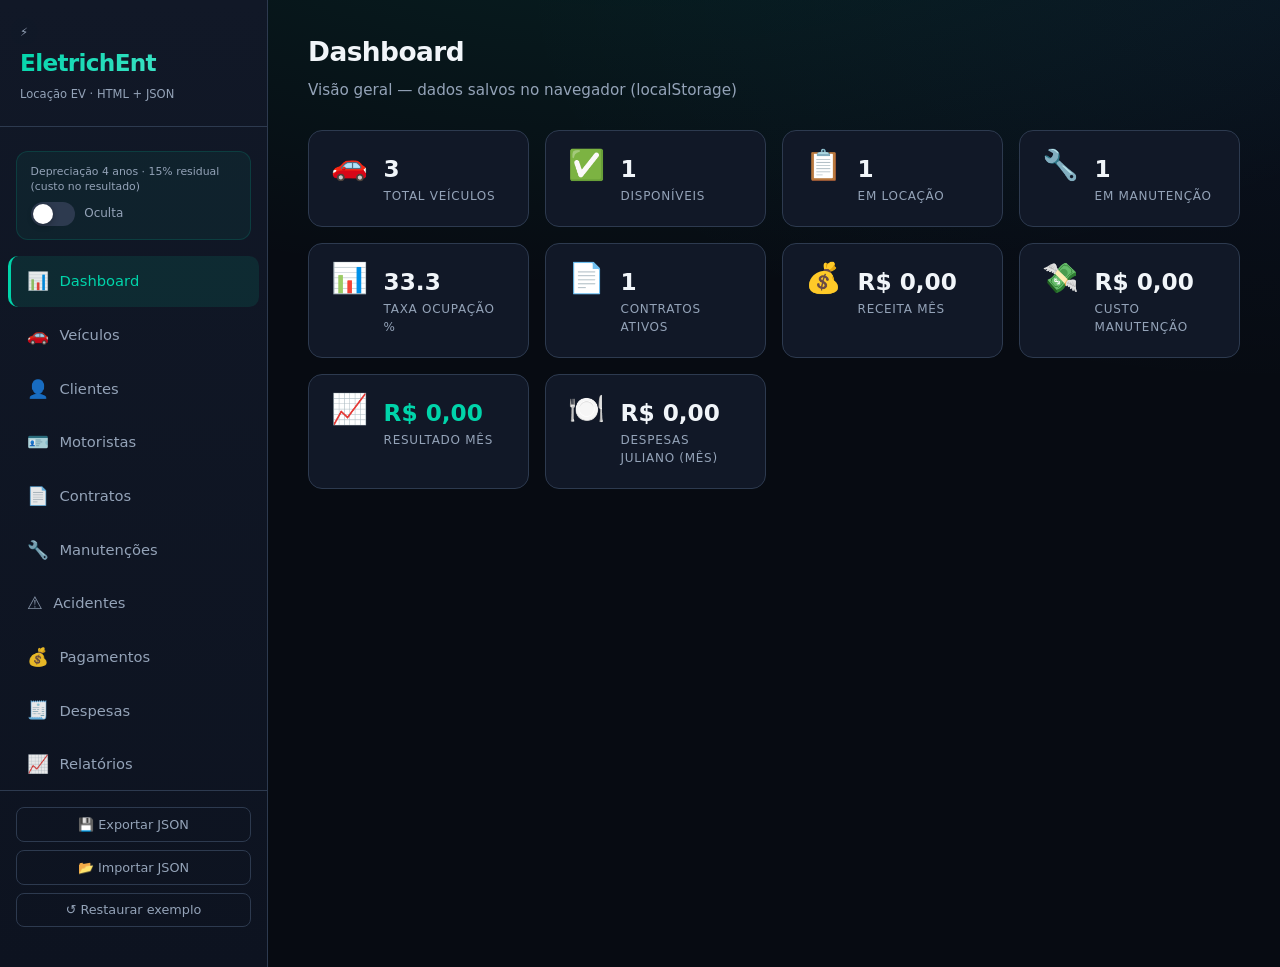
<file: index.html>
<!DOCTYPE html>
<html lang="pt-BR">
<head>
  <meta charset="UTF-8" />
  <meta name="viewport" content="width=device-width, initial-scale=1.0" />
  <title>EletrichEnt Locação — Veículos Elétricos</title>
  <style>
/* EletrichEnt Locação — tema escuro elegante */
:root {
  --bg: #070b12;
  --bg-card: #111827;
  --bg-elevated: #1a2234;
  --border: #2d3a4f;
  --text: #f1f5f9;
  --muted: #94a3b8;
  --accent: #00d4aa;
  --accent-dim: #00a884;
  --danger: #f87171;
  --warning: #fbbf24;
  --radius: 14px;
  --font: "Outfit", "Segoe UI", system-ui, sans-serif;
  --shadow: 0 25px 50px -12px rgba(0, 0, 0, 0.5);
}

* { box-sizing: border-box; margin: 0; padding: 0; }

body {
  font-family: var(--font);
  background: var(--bg);
  color: var(--text);
  min-height: 100vh;
  line-height: 1.55;
  background-image:
    radial-gradient(ellipse 80% 50% at 50% -20%, rgba(0, 212, 170, 0.12), transparent),
    radial-gradient(ellipse 60% 40% at 100% 0%, rgba(59, 130, 246, 0.06), transparent);
}

.app {
  display: flex;
  min-height: 100vh;
}

/* Sidebar */
.sidebar {
  width: 268px;
  flex-shrink: 0;
  background: linear-gradient(180deg, var(--bg-card) 0%, #0d1320 100%);
  border-right: 1px solid var(--border);
  padding: 1.5rem 0;
  display: flex;
  flex-direction: column;
}

.brand {
  padding: 0 1.25rem 1.25rem;
  border-bottom: 1px solid var(--border);
  margin-bottom: 0.75rem;
}

.brand-icon {
  font-size: 2rem;
  display: block;
  margin-bottom: 0.2rem;
  filter: drop-shadow(0 0 12px rgba(0, 212, 170, 0.4));
}

.brand h1 {
  font-size: 1.45rem;
  font-weight: 700;
  letter-spacing: -0.03em;
  background: linear-gradient(135deg, var(--accent), #5eead4);
  -webkit-background-clip: text;
  -webkit-text-fill-color: transparent;
  background-clip: text;
}

.brand span {
  font-size: 0.72rem;
  color: var(--muted);
  font-weight: 400;
}

.dep-toggle {
  margin: 0.75rem 1rem 1rem;
  padding: 0.85rem;
  background: rgba(0, 212, 170, 0.06);
  border: 1px solid rgba(0, 212, 170, 0.15);
  border-radius: 12px;
}

.dep-toggle small {
  display: block;
  font-size: 0.68rem;
  color: var(--muted);
  margin-bottom: 0.5rem;
  line-height: 1.3;
}

.toggle-row {
  display: flex;
  align-items: center;
  gap: 0.6rem;
}

.toggle {
  width: 44px;
  height: 24px;
  background: var(--border);
  border: none;
  border-radius: 12px;
  cursor: pointer;
  position: relative;
  transition: background 0.2s;
}

.toggle.on { background: var(--accent); }

.toggle-knob {
  position: absolute;
  width: 20px;
  height: 20px;
  background: #fff;
  border-radius: 50%;
  top: 2px;
  left: 2px;
  transition: transform 0.2s;
  box-shadow: 0 2px 6px rgba(0,0,0,0.3);
}

.toggle.on .toggle-knob { transform: translateX(20px); }

.toggle-label { font-size: 0.75rem; color: var(--muted); }
.toggle.on + .toggle-label { color: var(--accent); }

.nav {
  flex: 1;
  display: flex;
  flex-direction: column;
  gap: 0.15rem;
  padding: 0 0.5rem;
}

.nav a {
  display: flex;
  align-items: center;
  gap: 0.65rem;
  padding: 0.75rem 1rem;
  color: var(--muted);
  text-decoration: none;
  border-radius: 10px;
  font-size: 0.92rem;
  font-weight: 500;
  border-left: 3px solid transparent;
  transition: all 0.2s;
}

.nav a:hover {
  color: var(--text);
  background: rgba(255,255,255,0.04);
}

.nav a.active {
  color: var(--accent);
  background: rgba(0, 212, 170, 0.1);
  border-left-color: var(--accent);
}

.nav .ico { font-size: 1.1rem; opacity: 0.9; }

.sidebar-footer {
  padding: 1rem;
  border-top: 1px solid var(--border);
  padding-top: 1rem;
}

.btn-row {
  display: flex;
  flex-direction: column;
  gap: 0.5rem;
}

.btn-ghost {
  width: 100%;
  padding: 0.55rem 0.75rem;
  font-size: 0.8rem;
  border-radius: 8px;
  border: 1px solid var(--border);
  background: transparent;
  color: var(--muted);
  cursor: pointer;
  font-family: inherit;
  transition: all 0.2s;
}

.btn-ghost:hover {
  border-color: var(--accent);
  color: var(--accent);
}

/* Main */
.main {
  flex: 1;
  padding: 2rem 2.5rem;
  overflow-x: auto;
  max-width: 100%;
}

.page { display: none; animation: fadeIn 0.25s ease; }
.page.active { display: block; }

@keyframes fadeIn {
  from { opacity: 0; transform: translateY(6px); }
  to { opacity: 1; transform: none; }
}

.page-head {
  margin-bottom: 1.75rem;
  display: flex;
  justify-content: space-between;
  align-items: flex-start;
  gap: 1rem;
  flex-wrap: wrap;
}

.page-head h2 {
  font-size: 1.65rem;
  font-weight: 700;
  letter-spacing: -0.02em;
}

.page-head p {
  color: var(--muted);
  font-size: 0.95rem;
  margin-top: 0.35rem;
}

/* Cards grid */
.cards {
  display: grid;
  grid-template-columns: repeat(auto-fill, minmax(200px, 1fr));
  gap: 1rem;
}

.card {
  background: var(--bg-card);
  border: 1px solid var(--border);
  border-radius: var(--radius);
  padding: 1.25rem 1.35rem;
  display: flex;
  gap: 1rem;
  align-items: flex-start;
  transition: border-color 0.2s, box-shadow 0.2s;
}

.card:hover {
  border-color: rgba(0, 212, 170, 0.25);
  box-shadow: var(--shadow);
}

.card .ico { font-size: 1.85rem; line-height: 1; }
.card .val { font-size: 1.45rem; font-weight: 700; }
.card .lbl { font-size: 0.75rem; color: var(--muted); text-transform: uppercase; letter-spacing: 0.06em; }
.card.pos .val { color: var(--accent); }
.card.neg .val { color: var(--danger); }

/* Table */
.table-wrap {
  background: var(--bg-card);
  border: 1px solid var(--border);
  border-radius: var(--radius);
  overflow: hidden;
}

table.data {
  width: 100%;
  border-collapse: collapse;
}

.data th, .data td {
  padding: 0.85rem 1rem;
  text-align: left;
  border-bottom: 1px solid var(--border);
}

.data th {
  font-size: 0.72rem;
  text-transform: uppercase;
  letter-spacing: 0.08em;
  color: var(--muted);
  background: rgba(0,0,0,0.25);
}

.data tbody tr:hover {
  background: rgba(0, 212, 170, 0.03);
}

.data td .actions { white-space: nowrap; }
.data td .actions button + button { margin-left: 0.35rem; }

.badge {
  display: inline-block;
  padding: 0.2rem 0.55rem;
  border-radius: 6px;
  font-size: 0.72rem;
  font-weight: 600;
}

.badge-ok { background: rgba(0, 212, 170, 0.2); color: var(--accent); }
.badge-warn { background: rgba(251, 191, 36, 0.15); color: var(--warning); }
.badge-bad { background: rgba(248, 113, 113, 0.15); color: var(--danger); }

/* Buttons */
.btn {
  display: inline-flex;
  align-items: center;
  justify-content: center;
  gap: 0.4rem;
  padding: 0.65rem 1.2rem;
  font-size: 0.88rem;
  font-weight: 600;
  font-family: inherit;
  border-radius: 10px;
  border: none;
  cursor: pointer;
  transition: transform 0.15s, box-shadow 0.2s;
}

.btn:active { transform: scale(0.98); }

.btn-primary {
  background: linear-gradient(135deg, var(--accent), var(--accent-dim));
  color: #042f2a;
  box-shadow: 0 4px 14px rgba(0, 212, 170, 0.35);
}

.btn-primary:hover {
  box-shadow: 0 6px 20px rgba(0, 212, 170, 0.45);
}

.btn-sm {
  padding: 0.35rem 0.65rem;
  font-size: 0.78rem;
  border-radius: 8px;
}

.btn-secondary {
  background: var(--bg-elevated);
  color: var(--text);
  border: 1px solid var(--border);
}

.btn-secondary:hover { border-color: var(--accent); color: var(--accent); }

.btn-danger {
  background: rgba(248, 113, 113, 0.12);
  color: var(--danger);
  border: 1px solid rgba(248, 113, 113, 0.25);
}

/* Modal */
.modal-overlay {
  position: fixed;
  inset: 0;
  background: rgba(0, 0, 0, 0.7);
  backdrop-filter: blur(4px);
  display: flex;
  align-items: center;
  justify-content: center;
  z-index: 1000;
  padding: 1rem;
}

.modal {
  background: var(--bg-card);
  border: 1px solid var(--border);
  border-radius: var(--radius);
  max-width: 520px;
  width: 100%;
  max-height: 90vh;
  overflow-y: auto;
  box-shadow: var(--shadow);
}

.modal-head {
  display: flex;
  justify-content: space-between;
  align-items: center;
  padding: 1.1rem 1.25rem;
  border-bottom: 1px solid var(--border);
}

.modal-head h3 { font-size: 1.15rem; }

.modal-close {
  background: none;
  border: none;
  color: var(--muted);
  font-size: 1.5rem;
  cursor: pointer;
  line-height: 1;
}

.modal-close:hover { color: var(--text); }

.modal-body { padding: 1.25rem; }

.form-row {
  display: grid;
  grid-template-columns: 1fr 1fr;
  gap: 1rem;
}

.form-group {
  margin-bottom: 1rem;
}

.form-group label {
  display: block;
  font-size: 0.78rem;
  font-weight: 600;
  color: var(--muted);
  margin-bottom: 0.35rem;
  text-transform: uppercase;
  letter-spacing: 0.04em;
}

.form-group input,
.form-group select,
.form-group textarea {
  width: 100%;
  padding: 0.6rem 0.75rem;
  background: var(--bg);
  border: 1px solid var(--border);
  border-radius: 8px;
  color: var(--text);
  font-size: 0.95rem;
  font-family: inherit;
}

.form-group input:focus,
.form-group select:focus,
.form-group textarea:focus {
  outline: none;
  border-color: var(--accent);
  box-shadow: 0 0 0 3px rgba(0, 212, 170, 0.12);
}

.form-actions {
  display: flex;
  justify-content: flex-end;
  gap: 0.75rem;
  margin-top: 1.25rem;
  padding-top: 1rem;
  border-top: 1px solid var(--border);
}

.hint {
  font-size: 0.75rem;
  color: var(--muted);
  margin-bottom: 1rem;
  padding: 0.6rem 0.75rem;
  background: rgba(0, 212, 170, 0.1);
  border-radius: 8px;
  border-left: 3px solid var(--accent);
}

.tabs {
  display: flex;
  flex-wrap: wrap;
  gap: 0.45rem;
  margin-bottom: 1.25rem;
}

.tab {
  padding: 0.45rem 0.9rem;
  border-radius: 8px;
  border: 1px solid var(--border);
  background: transparent;
  color: var(--muted);
  font-family: inherit;
  font-size: 0.85rem;
  cursor: pointer;
  transition: all 0.2s;
}

.tab:hover { color: var(--text); border-color: var(--accent); }
.tab.on {
  background: rgba(0, 212, 170, 0.15);
  border-color: var(--accent);
  color: var(--accent);
}

.dre-block { max-width: 420px; }
.dre-row {
  display: flex;
  justify-content: space-between;
  padding: 0.75rem;
  background: rgba(0,0,0,0.2);
  border-radius: 8px;
  margin-bottom: 0.5rem;
}

.dre-row.total {
  font-weight: 700;
  font-size: 1.05rem;
  margin-top: 0.5rem;
}

.pos { color: var(--accent); }
.neg { color: var(--danger); }

.loading { text-align: center; padding: 3rem; color: var(--muted); }

@media (max-width: 900px) {
  .app { flex-direction: column; }
  .sidebar { width: 100%; flex-direction: row; flex-wrap: wrap; align-items: center; }
  .nav { flex-direction: row; flex-wrap: wrap; flex: 1; }
  .sidebar-footer { width: 100%; border-top: 1px solid var(--border); }
  .main { padding: 1.25rem; }
}

</style>
</head>
<body>
  <div class="app">
    <aside class="sidebar">
      <div class="brand">
        <span class="brand-icon">⚡</span>
        <h1>EletrichEnt</h1>
        <span>Locação EV · HTML + JSON</span>
      </div>

      <div class="dep-toggle">
        <small>Depreciação 4 anos · 15% residual (custo no resultado)</small>
        <div class="toggle-row">
          <button type="button" class="toggle" id="dep-toggle" aria-pressed="false">
            <span class="toggle-knob"></span>
          </button>
          <span class="toggle-label" id="dep-label">Oculta</span>
        </div>
      </div>

      <nav class="nav">
        <a href="#" data-page="dashboard" class="active"><span class="ico">📊</span> Dashboard</a>
        <a href="#" data-page="veiculos"><span class="ico">🚗</span> Veículos</a>
        <a href="#" data-page="clientes"><span class="ico">👤</span> Clientes</a>
        <a href="#" data-page="motoristas"><span class="ico">🪪</span> Motoristas</a>
        <a href="#" data-page="contratos"><span class="ico">📄</span> Contratos</a>
        <a href="#" data-page="manutencoes"><span class="ico">🔧</span> Manutenções</a>
        <a href="#" data-page="acidentes"><span class="ico">⚠️</span> Acidentes</a>
        <a href="#" data-page="pagamentos"><span class="ico">💰</span> Pagamentos</a>
        <a href="#" data-page="despesas"><span class="ico">🧾</span> Despesas</a>
        <a href="#" data-page="relatorios"><span class="ico">📈</span> Relatórios</a>
      </nav>

      <div class="sidebar-footer">
        <div class="btn-row">
          <button type="button" class="btn-ghost" id="btn-export">💾 Exportar JSON</button>
          <button type="button" class="btn-ghost" id="btn-import">📂 Importar JSON</button>
          <button type="button" class="btn-ghost" id="btn-reset">↺ Restaurar exemplo</button>
        </div>
        <input type="file" id="file-import" accept=".json,application/json" hidden />
      </div>
    </aside>

    <main class="main">
      <section id="page-dashboard" class="page active">
        <div class="page-head">
          <div>
            <h2>Dashboard</h2>
            <p>Visão geral — dados salvos no navegador (localStorage)</p>
          </div>
        </div>
        <div class="cards" id="dash-cards"></div>
      </section>

      <section id="page-veiculos" class="page">
        <div class="page-head">
          <div>
            <h2>Veículos</h2>
            <p>Frota elétrica</p>
          </div>
          <button type="button" class="btn btn-primary" id="btn-novo-veiculo">+ Novo veículo</button>
        </div>
        <div class="table-wrap">
          <table class="data" id="tbl-veiculos">
            <thead>
              <tr>
                <th>Placa</th>
                <th>Marca / Modelo</th>
                <th>Ano</th>
                <th>Autonomia</th>
                <th>Km</th>
                <th>Status</th>
                <th>—</th>
              </tr>
            </thead>
            <tbody></tbody>
          </table>
        </div>
      </section>

      <section id="page-clientes" class="page">
        <div class="page-head">
          <div>
            <h2>Clientes</h2>
            <p>PF e PJ</p>
          </div>
          <button type="button" class="btn btn-primary" id="btn-novo-cliente">+ Novo cliente</button>
        </div>
        <div class="table-wrap">
          <table class="data" id="tbl-clientes">
            <thead>
              <tr>
                <th>Nome</th>
                <th>Tipo</th>
                <th>CPF/CNPJ</th>
                <th>Contato</th>
                <th>—</th>
              </tr>
            </thead>
            <tbody></tbody>
          </table>
        </div>
      </section>

      <section id="page-motoristas" class="page">
        <div class="page-head">
          <div>
            <h2>Motoristas</h2>
            <p>Parceiros</p>
          </div>
          <button type="button" class="btn btn-primary" id="btn-novo-motorista">+ Novo motorista</button>
        </div>
        <div class="table-wrap">
          <table class="data" id="tbl-motoristas">
            <thead>
              <tr>
                <th>Nome</th>
                <th>CNH</th>
                <th>Viagens</th>
                <th>Índice acidentes</th>
                <th>—</th>
              </tr>
            </thead>
            <tbody></tbody>
          </table>
        </div>
      </section>

      <section id="page-contratos" class="page">
        <div class="page-head">
          <div>
            <h2>Contratos</h2>
            <p>Locações</p>
          </div>
          <button type="button" class="btn btn-primary" id="btn-novo-contrato">+ Novo contrato</button>
        </div>
        <div class="table-wrap">
          <table class="data" id="tbl-contratos">
            <thead>
              <tr>
                <th>Nº</th>
                <th>Cliente</th>
                <th>Veículo</th>
                <th>Valor</th>
                <th>Status</th>
                <th>—</th>
              </tr>
            </thead>
            <tbody></tbody>
          </table>
        </div>
      </section>

      <section id="page-manutencoes" class="page">
        <div class="page-head">
          <div>
            <h2>Manutenções</h2>
            <p>Preventivas e corretivas</p>
          </div>
          <button type="button" class="btn btn-primary" id="btn-nova-manut">+ Nova manutenção</button>
        </div>
        <div class="table-wrap">
          <table class="data" id="tbl-manutencoes">
            <thead>
              <tr>
                <th>Veículo</th>
                <th>Descrição</th>
                <th>Data</th>
                <th>Custo</th>
                <th>—</th>
              </tr>
            </thead>
            <tbody></tbody>
          </table>
        </div>
      </section>

      <section id="page-acidentes" class="page">
        <div class="page-head">
          <div>
            <h2>Acidentes</h2>
            <p>Ocorrências</p>
          </div>
          <button type="button" class="btn btn-primary" id="btn-novo-acidente">+ Registrar</button>
        </div>
        <div class="table-wrap">
          <table class="data" id="tbl-acidentes">
            <thead>
              <tr>
                <th>Data</th>
                <th>Veículo</th>
                <th>Descrição</th>
                <th>Custo</th>
                <th>—</th>
              </tr>
            </thead>
            <tbody></tbody>
          </table>
        </div>
      </section>

      <section id="page-pagamentos" class="page">
        <div class="page-head">
          <div>
            <h2>Pagamentos</h2>
            <p>Recebimentos</p>
          </div>
          <button type="button" class="btn btn-primary" id="btn-novo-pagamento">+ Novo pagamento</button>
        </div>
        <div class="table-wrap">
          <table class="data" id="tbl-pagamentos">
            <thead>
              <tr>
                <th>Contrato</th>
                <th>Valor</th>
                <th>Vencimento</th>
                <th>Status</th>
                <th>—</th>
              </tr>
            </thead>
            <tbody></tbody>
          </table>
        </div>
      </section>

      <section id="page-despesas" class="page">
        <div class="page-head">
          <div>
            <h2>Despesas</h2>
            <p>Lanches, refeições e outros — por unidade; apuração no cadastro do Juliano após envio</p>
          </div>
          <button type="button" class="btn btn-primary" id="btn-nova-despesa">+ Nova despesa</button>
        </div>
        <div id="juliano-apuracao"></div>
        <div class="table-wrap">
          <table class="data" id="tbl-despesas">
            <thead>
              <tr>
                <th>Data</th>
                <th>Unidade</th>
                <th>Categoria</th>
                <th>Valor</th>
                <th>Apuração</th>
                <th>Status</th>
                <th>—</th>
              </tr>
            </thead>
            <tbody></tbody>
          </table>
        </div>
      </section>

      <section id="page-relatorios" class="page">
        <div class="page-head">
          <div>
            <h2>Relatórios</h2>
            <p>Rentabilidade e DRE — respeitam o botão de depreciação</p>
          </div>
        </div>
        <div class="tabs">
          <button type="button" class="tab on" data-rel="rent">Rentabilidade por veículo</button>
          <button type="button" class="tab" data-rel="dre">DRE (mês atual)</button>
        </div>
        <div id="rel-content"></div>
      </section>
    </main>
  </div>

  <div id="modal" class="modal-overlay" style="display: none">
    <div class="modal">
      <div class="modal-head">
        <h3 id="modal-title">Título</h3>
        <button type="button" class="modal-close" id="modal-close">&times;</button>
      </div>
      <div class="modal-body" id="modal-body"></div>
    </div>
  </div>

  <script>
/**
 * Dados iniciais (JSON) — usados na primeira execução ou após reset
 */
window.ELETRICHENT_SEED = {
  veiculos: [
    { id: "v001", placa: "ABC1D23", marca: "BYD", modelo: "Dolphin", ano: 2024, cor: "Branco", categoria: "compacto", tipo: "elétrico", autonomiaKm: 427, quilometragem: 12500, valorAquisicao: 149990, dataAquisicao: "2024-01-15", status: "disponivel" },
    { id: "v002", placa: "XYZ9E87", marca: "BYD", modelo: "Yuan Plus", ano: 2024, cor: "Prata", categoria: "suv_compacto", tipo: "elétrico", autonomiaKm: 420, quilometragem: 8500, valorAquisicao: 229990, dataAquisicao: "2024-02-20", status: "em_locacao" },
    { id: "v003", placa: "DEF4G56", marca: "JAC", modelo: "E-J7", ano: 2024, cor: "Preto", categoria: "sedan", tipo: "elétrico", autonomiaKm: 450, quilometragem: 3200, valorAquisicao: 189990, dataAquisicao: "2024-03-01", status: "manutencao" }
  ],
  clientes: [
    { id: "c001", tipo: "pf", nome: "João Silva Santos", cpf: "123.456.789-00", email: "joao.silva@email.com", telefone: "(11) 98765-4321", scoreCredito: 750, limiteCredito: 5000, status: "ativo", endereco: { cidade: "São Paulo", uf: "SP" } },
    { id: "c002", tipo: "pj", nome: "Maria Oliveira", razaoSocial: "Transportes Rápidos LTDA", cnpj: "12.345.678/0001-90", email: "contato@transportesrapidos.com.br", telefone: "(11) 3456-7890", scoreCredito: 820, limiteCredito: 50000, status: "ativo", endereco: { cidade: "São Paulo", uf: "SP" } }
  ],
  motoristas: [
    { id: "m001", clienteId: "c001", nome: "João Silva Santos", cpf: "123.456.789-00", cnh: "12345678901", cnhCategoria: "B", cnhValidade: "2028-05-20", telefone: "(11) 98765-4321", email: "joao.silva@email.com", status: "ativo", totalViagens: 1250, totalAcidentes: 0, indiceAcidentes: 0, avaliacaoMedia: 4.8 },
    { id: "m002", clienteId: "c002", nome: "Carlos Eduardo Lima", cpf: "987.654.321-00", cnh: "98765432109", cnhCategoria: "B", cnhValidade: "2027-12-15", telefone: "(11) 99876-5432", email: "carlos.lima@email.com", status: "ativo", totalViagens: 890, totalAcidentes: 1, indiceAcidentes: 0.00112, avaliacaoMedia: 4.5 }
  ],
  contratos: [
    { id: "C001", numero: "2024/001", clienteId: "c001", motoristaId: "m001", veiculoId: "v002", tipoContrato: "mensal", plano: "km_livre", dataInicio: "2024-03-01", dataFim: "2024-03-31", valorDiario: 89.9, valorMensal: 2499, kmInicial: 8500, status: "ativo", formaPagamento: "boleto", diaVencimento: 10 }
  ],
  manutencoes: [
    { id: "man001", veiculoId: "v003", tipo: "preventiva", descricao: "Revisão 10.000 km", dataAgendada: "2024-03-15", dataRealizada: null, quilometragem: 10000, custoEstimado: 450, custoReal: null, status: "agendada" }
  ],
  acidentes: [
    { id: "acc001", veiculoId: "v002", motoristaId: "m002", contratoId: "C001", dataOcorrencia: "2024-02-15", hora: "14:30", local: "Av. Paulista", descricao: "Colisão traseira leve", gravidade: "leve", culpado: "terceiro", custoEstimado: 2500, valorSeguro: 2500, status: "resolvido" }
  ],
  pagamentos: [
    { id: "pag001", contratoId: "C001", tipo: "mensalidade", valor: 2499, dataVencimento: "2024-03-10", dataPagamento: "2024-03-09", formaPagamento: "pix", status: "pago", multa: 0, juros: 0 }
  ],
  funcionarios: [
    {
      id: "fn-juliano",
      nome: "Juliano",
      cargo: "Apuração de despesas (lanches / refeições)",
      observacoes: "As despesas com status Enviado são apuradas neste cadastro.",
      ativo: true
    }
  ],
  unidades: ["Unidade Matriz", "Unidade Zona Sul", "Unidade Centro"],
  despesas: [
    {
      id: "dsp001",
      data: "2024-03-10",
      valor: 85.0,
      categoria: "lanches",
      unidade: "Unidade Matriz",
      descricao: "Lanches equipe — exemplo",
      funcionarioId: "fn-juliano",
      status: "enviado"
    }
  ]
};

(function () {
  'use strict';

  const STORAGE_KEY = 'eletrichent_locacao_db';
  const STORAGE_KEY_LEGACY = 'highway_locacao_db';
  const DEP_KEY = 'eletrichent_depreciacao';
  const DEP_KEY_LEGACY = 'highway_depreciacao';

  const MESES_DEP = 48;
  const RESIDUAL = 0.15;

  function loadDb() {
    try {
      let raw = localStorage.getItem(STORAGE_KEY);
      if (!raw) raw = localStorage.getItem(STORAGE_KEY_LEGACY);
      if (raw) return JSON.parse(raw);
    } catch (e) {}
    return JSON.parse(JSON.stringify(window.ELETRICHENT_SEED));
  }

  function saveDb(db) {
    localStorage.setItem(STORAGE_KEY, JSON.stringify(db));
  }

  function depMensal(v) {
    const valor = v.valorAquisicao || 0;
    if (valor <= 0) return 0;
    return (valor * (1 - RESIDUAL)) / MESES_DEP;
  }

  function depMesTotal(veiculos, m, y) {
    return (veiculos || []).reduce((t, v) => {
      const da = v.dataAquisicao ? new Date(v.dataAquisicao) : new Date();
      const ini = new Date(da.getFullYear(), da.getMonth(), 1);
      const fim = new Date(ini);
      fim.setMonth(fim.getMonth() + MESES_DEP);
      const ref = new Date(y, m - 1, 1);
      if (ref >= ini && ref < fim) return t + depMensal(v);
      return t;
    }, 0);
  }

  function depTotalVeiculo(v) {
    const valor = v.valorAquisicao || 0;
    if (valor <= 0) return 0;
    const vd = (valor * (1 - RESIDUAL)) / MESES_DEP;
    const da = v.dataAquisicao ? new Date(v.dataAquisicao) : new Date();
    const hoje = new Date();
    let meses = (hoje.getFullYear() - da.getFullYear()) * 12 + (hoje.getMonth() - da.getMonth());
    meses = Math.max(0, Math.min(meses, MESES_DEP));
    return vd * meses;
  }

  function fmtMoney(n) {
    return new Intl.NumberFormat('pt-BR', { style: 'currency', currency: 'BRL' }).format(n || 0);
  }

  function fmtDate(d) {
    if (!d) return '—';
    return new Date(d).toLocaleDateString('pt-BR');
  }

  function uid(p) {
    return p + Date.now().toString(36) + Math.random().toString(36).slice(2, 6);
  }

  let db = loadDb();
  function ensureDbShape() {
    db.funcionarios = db.funcionarios || [];
    db.unidades = db.unidades || ['Unidade Matriz', 'Unidade Zona Sul', 'Unidade Centro'];
    db.despesas = db.despesas || [];
    if (!db.funcionarios.some((f) => f.id === 'fn-juliano')) {
      db.funcionarios.push({
        id: 'fn-juliano',
        nome: 'Juliano',
        cargo: 'Apuração de despesas (lanches / refeições)',
        observacoes: 'As despesas com status Enviado são apuradas neste cadastro.',
        ativo: true,
      });
    }
  }
  ensureDbShape();
  let depOn =
    localStorage.getItem(DEP_KEY) === 'true' ||
    localStorage.getItem(DEP_KEY_LEGACY) === 'true';

  function getDb() {
    return db;
  }

  function persist() {
    ensureDbShape();
    saveDb(db);
    renderAll();
  }

  // ---------- Modal ----------
  const modal = document.getElementById('modal');
  const modalTitle = document.getElementById('modal-title');
  const modalBody = document.getElementById('modal-body');

  function openModal(title, html) {
    modalTitle.textContent = title;
    modalBody.innerHTML = html;
    modal.classList.add('open');
    modal.style.display = 'flex';
    const mc = document.getElementById('modal-close');
    if (mc) mc.onclick = closeModal;
    modal.querySelectorAll('[data-close]').forEach((el) => el.addEventListener('click', closeModal));
  }

  function closeModal() {
    modal.style.display = 'none';
    modal.classList.remove('open');
  }

  modal.addEventListener('click', (e) => {
    if (e.target === modal) closeModal();
  });

  // ---------- Nav ----------
  function showPage(id) {
    document.querySelectorAll('.page').forEach((p) => p.classList.remove('active'));
    const el = document.getElementById('page-' + id);
    if (el) el.classList.add('active');
    document.querySelectorAll('.nav a').forEach((a) => {
      a.classList.toggle('active', a.dataset.page === id);
    });
    renderAll();
  }

  document.querySelectorAll('.nav a').forEach((a) => {
    a.addEventListener('click', (e) => {
      e.preventDefault();
      showPage(a.dataset.page);
    });
  });

  // ---------- Dep toggle ----------
  const toggleBtn = document.getElementById('dep-toggle');
  const toggleLabel = document.getElementById('dep-label');

  function syncDepToggle() {
    toggleBtn.classList.toggle('on', depOn);
    toggleLabel.textContent = depOn ? 'Incluída' : 'Oculta';
  }

  toggleBtn.addEventListener('click', () => {
    depOn = !depOn;
    localStorage.setItem(DEP_KEY, depOn ? 'true' : 'false');
    try {
      localStorage.removeItem(DEP_KEY_LEGACY);
    } catch (e) {}
    syncDepToggle();
    renderAll();
  });
  syncDepToggle();

  // ---------- Export / Import ----------
  document.getElementById('btn-export').addEventListener('click', () => {
    const blob = new Blob([JSON.stringify(db, null, 2)], { type: 'application/json' });
    const a = document.createElement('a');
    a.href = URL.createObjectURL(blob);
    a.download = 'eletrichent-backup-' + new Date().toISOString().slice(0, 10) + '.json';
    a.click();
    URL.revokeObjectURL(a.href);
  });

  document.getElementById('btn-import').addEventListener('click', () => {
    document.getElementById('file-import').click();
  });

  document.getElementById('file-import').addEventListener('change', (e) => {
    const f = e.target.files[0];
    if (!f) return;
    const r = new FileReader();
    r.onload = () => {
      try {
        const j = JSON.parse(r.result);
        if (!j.veiculos || !Array.isArray(j.veiculos)) throw new Error('JSON inválido');
        db = {
          veiculos: j.veiculos || [],
          clientes: j.clientes || [],
          motoristas: j.motoristas || [],
          contratos: j.contratos || [],
          manutencoes: j.manutencoes || [],
          acidentes: j.acidentes || [],
          pagamentos: j.pagamentos || [],
          funcionarios: j.funcionarios || [],
          unidades: j.unidades || [],
          despesas: j.despesas || [],
        };
        persist();
        alert('Backup importado com sucesso!');
      } catch (err) {
        alert('Erro: ' + err.message);
      }
      e.target.value = '';
    };
    r.readAsText(f);
  });

  document.getElementById('btn-reset').addEventListener('click', () => {
    if (!confirm('Restaurar dados de exemplo? Seus dados atuais serão perdidos.')) return;
    db = JSON.parse(JSON.stringify(window.ELETRICHENT_SEED));
    persist();
  });

  // ---------- Dashboard ----------
  function renderDashboard() {
    const v = db.veiculos || [];
    const c = db.contratos || [];
    const m = db.manutencoes || [];
    const p = db.pagamentos || [];
    const hoje = new Date();
    const receitaMes = p
      .filter((x) => {
        if (x.status !== 'pago' || !x.dataPagamento) return false;
        const d = new Date(x.dataPagamento);
        return d.getMonth() === hoje.getMonth() && d.getFullYear() === hoje.getFullYear();
      })
      .reduce((s, x) => s + (x.valor || 0), 0);
    const custoMan = m
      .filter((x) => {
        if (!x.dataRealizada) return false;
        const d = new Date(x.dataRealizada);
        return d.getMonth() === hoje.getMonth() && d.getFullYear() === hoje.getFullYear();
      })
      .reduce((s, x) => s + (x.custoReal || x.custoEstimado || 0), 0);
    const custoDep = depOn ? depMesTotal(v, hoje.getMonth() + 1, hoje.getFullYear()) : 0;
    const resultado = receitaMes - custoMan - custoDep;

    const cards = document.getElementById('dash-cards');
    let html = '';
    const items = [
      ['🚗', 'Total Veículos', v.length],
      ['✅', 'Disponíveis', v.filter((x) => x.status === 'disponivel').length],
      ['📋', 'Em Locação', v.filter((x) => x.status === 'em_locacao').length],
      ['🔧', 'Em Manutenção', v.filter((x) => x.status === 'manutencao').length],
      ['📊', 'Taxa Ocupação %', v.length ? ((v.filter((x) => x.status === 'em_locacao').length / v.length) * 100).toFixed(1) : '0'],
      ['📄', 'Contratos Ativos', c.filter((x) => x.status === 'ativo').length],
      ['💰', 'Receita Mês', fmtMoney(receitaMes)],
      ['💸', 'Custo Manutenção', fmtMoney(custoMan)],
    ];
    if (depOn && custoDep > 0) items.push(['📉', 'Custo Depreciação', fmtMoney(custoDep)]);
    items.push(['📈', 'Resultado Mês', fmtMoney(resultado)]);

    const julId = 'fn-juliano';
    const despesas = db.despesas || [];
    const hojeD = new Date();
    const despJulMes = despesas
      .filter(
        (d) =>
          d.funcionarioId === julId &&
          d.status === 'enviado' &&
          d.data &&
          (() => {
            const dt = new Date(d.data);
            return dt.getMonth() === hojeD.getMonth() && dt.getFullYear() === hojeD.getFullYear();
          })()
      )
      .reduce((s, d) => s + (d.valor || 0), 0);
    items.push(['🍽️', 'Despesas Juliano (mês)', fmtMoney(despJulMes)]);

    items.forEach(([ico, lbl, val]) => {
      const cls = lbl === 'Resultado Mês' ? (resultado >= 0 ? 'pos' : 'neg') : '';
      html += `<div class="card ${cls}"><span class="ico">${ico}</span><div><div class="val">${val}</div><div class="lbl">${lbl}</div></div></div>`;
    });
    cards.innerHTML = html;
  }

  // ---------- Tables ----------
  function renderVeiculos() {
    const tb = document.querySelector('#tbl-veiculos tbody');
    tb.innerHTML = (db.veiculos || [])
      .map(
        (x) => `
      <tr>
        <td><strong>${x.placa}</strong></td>
        <td>${x.marca} ${x.modelo}</td>
        <td>${x.ano}</td>
        <td>${x.autonomiaKm} km</td>
        <td>${(x.quilometragem || 0).toLocaleString('pt-BR')}</td>
        <td><span class="badge badge-${x.status === 'disponivel' ? 'ok' : x.status === 'manutencao' ? 'warn' : 'ok'}">${x.status}</span></td>
        <td class="actions">
          <button class="btn btn-sm btn-secondary" data-edit-v="${x.id}">Editar</button>
          <button class="btn btn-sm btn-danger" data-del-v="${x.id}">Excluir</button>
        </td>
      </tr>`
      )
      .join('');

    tb.querySelectorAll('[data-edit-v]').forEach((b) =>
      b.addEventListener('click', () => editVeiculo(b.dataset.editV))
    );
    tb.querySelectorAll('[data-del-v]').forEach((b) =>
      b.addEventListener('click', () => delVeiculo(b.dataset.delV))
    );
  }

  document.getElementById('btn-novo-veiculo').addEventListener('click', () => editVeiculo(null));

  function editVeiculo(id) {
    const x = id ? db.veiculos.find((v) => v.id === id) : {};
    openModal(id ? 'Editar Veículo' : 'Novo Veículo', formVeiculo(x, id));
    modalBody.querySelector('#f-veiculo').addEventListener('submit', (e) => {
      e.preventDefault();
      const fd = new FormData(e.target);
      const o = {
        placa: fd.get('placa'),
        marca: fd.get('marca'),
        modelo: fd.get('modelo'),
        ano: +fd.get('ano'),
        cor: fd.get('cor'),
        categoria: fd.get('categoria'),
        autonomiaKm: +fd.get('autonomiaKm'),
        quilometragem: +fd.get('quilometragem'),
        valorAquisicao: +fd.get('valorAquisicao'),
        dataAquisicao: fd.get('dataAquisicao'),
        status: fd.get('status'),
        tipo: 'elétrico',
      };
      if (id) {
        const i = db.veiculos.findIndex((v) => v.id === id);
        db.veiculos[i] = { ...db.veiculos[i], ...o };
      } else {
        o.id = uid('v');
        db.veiculos.push(o);
      }
      closeModal();
      persist();
    });
  }

  function formVeiculo(x, id) {
    return `
      <form id="f-veiculo">
        <div class="form-group"><label>Placa</label><input name="placa" required value="${x.placa || ''}" /></div>
        <div class="form-row">
          <div class="form-group"><label>Marca</label><input name="marca" required value="${x.marca || ''}" /></div>
          <div class="form-group"><label>Modelo</label><input name="modelo" required value="${x.modelo || ''}" /></div>
        </div>
        <div class="form-row">
          <div class="form-group"><label>Ano</label><input type="number" name="ano" value="${x.ano || new Date().getFullYear()}" /></div>
          <div class="form-group"><label>Cor</label><input name="cor" value="${x.cor || ''}" /></div>
        </div>
        <div class="form-row">
          <div class="form-group"><label>Autonomia (km)</label><input type="number" name="autonomiaKm" value="${x.autonomiaKm || 400}" /></div>
          <div class="form-group"><label>Quilometragem</label><input type="number" name="quilometragem" value="${x.quilometragem || 0}" /></div>
        </div>
        <div class="form-row">
          <div class="form-group"><label>Valor aquisição (R$)</label><input type="number" step="0.01" name="valorAquisicao" value="${x.valorAquisicao || 0}" /></div>
          <div class="form-group"><label>Data aquisição</label><input type="date" name="dataAquisicao" value="${x.dataAquisicao || new Date().toISOString().slice(0, 10)}" /></div>
        </div>
        <div class="form-group">
          <label>Status</label>
          <select name="status">
            <option value="disponivel" ${x.status === 'disponivel' ? 'selected' : ''}>Disponível</option>
            <option value="em_locacao" ${x.status === 'em_locacao' ? 'selected' : ''}>Em Locação</option>
            <option value="manutencao" ${x.status === 'manutencao' ? 'selected' : ''}>Manutenção</option>
          </select>
        </div>
        <div class="form-group"><label>Categoria</label><input name="categoria" value="${x.categoria || 'compacto'}" /></div>
        <div class="form-actions">
          <button type="button" class="btn btn-secondary" data-close>Cancelar</button>
          <button type="submit" class="btn btn-primary">Salvar</button>
        </div>
      </form>`;
  }

  function delVeiculo(id) {
    if (!confirm('Excluir veículo?')) return;
    db.veiculos = db.veiculos.filter((v) => v.id !== id);
    persist();
  }

  function renderClientes() {
    const tb = document.querySelector('#tbl-clientes tbody');
    tb.innerHTML = (db.clientes || [])
      .map(
        (x) => `
      <tr>
        <td><strong>${x.nome || x.razaoSocial}</strong></td>
        <td>${x.tipo === 'pf' ? 'PF' : 'PJ'}</td>
        <td>${x.cpf || x.cnpj || '—'}</td>
        <td>${x.telefone || x.email || '—'}</td>
        <td class="actions">
          <button class="btn btn-sm btn-secondary" data-edit-c="${x.id}">Editar</button>
          <button class="btn btn-sm btn-danger" data-del-c="${x.id}">Excluir</button>
        </td>
      </tr>`
      )
      .join('');
    tb.querySelectorAll('[data-edit-c]').forEach((b) => b.addEventListener('click', () => editCliente(b.dataset.editC)));
    tb.querySelectorAll('[data-del-c]').forEach((b) => b.addEventListener('click', () => delCliente(b.dataset.delC)));
  }

  document.getElementById('btn-novo-cliente').addEventListener('click', () => editCliente(null));

  function editCliente(id) {
    const x = id ? db.clientes.find((c) => c.id === id) : { tipo: 'pf', endereco: {} };
    openModal(id ? 'Editar Cliente' : 'Novo Cliente', formCliente(x, id));
    modalBody.querySelector('#f-cliente').addEventListener('submit', (e) => {
      e.preventDefault();
      const fd = new FormData(e.target);
      const o = {
        tipo: fd.get('tipo'),
        nome: fd.get('nome'),
        razaoSocial: fd.get('razaoSocial'),
        cpf: fd.get('cpf'),
        cnpj: fd.get('cnpj'),
        email: fd.get('email'),
        telefone: fd.get('telefone'),
        scoreCredito: +fd.get('scoreCredito'),
        limiteCredito: +fd.get('limiteCredito'),
        status: 'ativo',
        endereco: { cidade: fd.get('cidade'), uf: fd.get('uf') },
      };
      if (id) {
        const i = db.clientes.findIndex((c) => c.id === id);
        db.clientes[i] = { ...db.clientes[i], ...o };
      } else {
        o.id = uid('c');
        db.clientes.push(o);
      }
      closeModal();
      persist();
    });
  }

  function formCliente(x, id) {
    return `
      <form id="f-cliente">
        <div class="form-group">
          <label>Tipo</label>
          <select name="tipo" id="tipo-cli">
            <option value="pf" ${x.tipo === 'pf' ? 'selected' : ''}>Pessoa Física</option>
            <option value="pj" ${x.tipo === 'pj' ? 'selected' : ''}>Pessoa Jurídica</option>
          </select>
        </div>
        <div class="form-group"><label>Nome / Razão Social</label><input name="nome" value="${x.nome || ''}" /></div>
        <div class="form-group"><label>Razão Social (PJ)</label><input name="razaoSocial" value="${x.razaoSocial || ''}" /></div>
        <div class="form-row">
          <div class="form-group"><label>CPF</label><input name="cpf" value="${x.cpf || ''}" /></div>
          <div class="form-group"><label>CNPJ</label><input name="cnpj" value="${x.cnpj || ''}" /></div>
        </div>
        <div class="form-row">
          <div class="form-group"><label>Email</label><input name="email" type="email" value="${x.email || ''}" /></div>
          <div class="form-group"><label>Telefone</label><input name="telefone" value="${x.telefone || ''}" /></div>
        </div>
        <div class="form-row">
          <div class="form-group"><label>Score</label><input type="number" name="scoreCredito" value="${x.scoreCredito || 0}" /></div>
          <div class="form-group"><label>Limite crédito</label><input type="number" name="limiteCredito" value="${x.limiteCredito || 0}" /></div>
        </div>
        <div class="form-row">
          <div class="form-group"><label>Cidade</label><input name="cidade" value="${(x.endereco && x.endereco.cidade) || ''}" /></div>
          <div class="form-group"><label>UF</label><input name="uf" maxlength="2" value="${(x.endereco && x.endereco.uf) || ''}" /></div>
        </div>
        <div class="form-actions">
          <button type="button" class="btn btn-secondary" data-close>Cancelar</button>
          <button type="submit" class="btn btn-primary">Salvar</button>
        </div>
      </form>`;
  }

  function delCliente(id) {
    if (!confirm('Excluir cliente?')) return;
    db.clientes = db.clientes.filter((c) => c.id !== id);
    persist();
  }

  function renderMotoristas() {
    const tb = document.querySelector('#tbl-motoristas tbody');
    tb.innerHTML = (db.motoristas || [])
      .map(
        (x) => `
      <tr>
        <td><strong>${x.nome}</strong></td>
        <td>${x.cnh || '—'}</td>
        <td>${x.totalViagens || 0}</td>
        <td>${((x.indiceAcidentes || 0) * 100).toFixed(2)}%</td>
        <td class="actions">
          <button class="btn btn-sm btn-secondary" data-edit-m="${x.id}">Editar</button>
          <button class="btn btn-sm btn-danger" data-del-m="${x.id}">Excluir</button>
        </td>
      </tr>`
      )
      .join('');
    tb.querySelectorAll('[data-edit-m]').forEach((b) => b.addEventListener('click', () => editMotorista(b.dataset.editM)));
    tb.querySelectorAll('[data-del-m]').forEach((b) => b.addEventListener('click', () => delMotorista(b.dataset.delM)));
  }

  document.getElementById('btn-novo-motorista').addEventListener('click', () => editMotorista(null));

  function editMotorista(id) {
    const x = id ? db.motoristas.find((m) => m.id === id) : {};
    const opts = (db.clientes || []).map((c) => `<option value="${c.id}" ${x.clienteId === c.id ? 'selected' : ''}>${c.nome || c.razaoSocial}</option>`).join('');
    openModal(id ? 'Editar Motorista' : 'Novo Motorista', `
      <form id="f-mot">
        <div class="form-group"><label>Nome</label><input name="nome" required value="${x.nome || ''}" /></div>
        <div class="form-row">
          <div class="form-group"><label>CNH</label><input name="cnh" value="${x.cnh || ''}" /></div>
          <div class="form-group"><label>Telefone</label><input name="telefone" value="${x.telefone || ''}" /></div>
        </div>
        <div class="form-group"><label>Cliente</label><select name="clienteId"><option value="">—</option>${opts}</select></div>
        <div class="form-actions">
          <button type="button" class="btn btn-secondary" data-close>Cancelar</button>
          <button type="submit" class="btn btn-primary">Salvar</button>
        </div>
      </form>`);
    modalBody.querySelector('#f-mot').addEventListener('submit', (e) => {
      e.preventDefault();
      const fd = new FormData(e.target);
      const o = {
        nome: fd.get('nome'),
        cnh: fd.get('cnh'),
        telefone: fd.get('telefone'),
        clienteId: fd.get('clienteId') || '',
        status: 'ativo',
        totalViagens: x.totalViagens || 0,
        totalAcidentes: x.totalAcidentes || 0,
        indiceAcidentes: x.indiceAcidentes || 0,
        avaliacaoMedia: x.avaliacaoMedia || 0,
      };
      if (id) {
        const i = db.motoristas.findIndex((m) => m.id === id);
        db.motoristas[i] = { ...db.motoristas[i], ...o };
      } else {
        o.id = uid('m');
        db.motoristas.push(o);
      }
      closeModal();
      persist();
    });
  }

  function delMotorista(id) {
    if (!confirm('Excluir motorista?')) return;
    db.motoristas = db.motoristas.filter((m) => m.id !== id);
    persist();
  }

  function renderContratos() {
    const tb = document.querySelector('#tbl-contratos tbody');
    const nomeC = (id) => (db.clientes || []).find((c) => c.id === id)?.nome || id;
    const placaV = (id) => (db.veiculos || []).find((v) => v.id === id)?.placa || id;
    tb.innerHTML = (db.contratos || [])
      .map(
        (x) => `
      <tr>
        <td><strong>${x.numero || x.id}</strong></td>
        <td>${nomeC(x.clienteId)}</td>
        <td>${placaV(x.veiculoId)}</td>
        <td>${fmtMoney(x.valorMensal || x.valorDiario)}</td>
        <td><span class="badge badge-ok">${x.status}</span></td>
        <td class="actions">
          <button class="btn btn-sm btn-secondary" data-edit-ct="${x.id}">Editar</button>
          <button class="btn btn-sm btn-danger" data-del-ct="${x.id}">Excluir</button>
        </td>
      </tr>`
      )
      .join('');
    tb.querySelectorAll('[data-edit-ct]').forEach((b) => b.addEventListener('click', () => editContrato(b.dataset.editCt)));
    tb.querySelectorAll('[data-del-ct]').forEach((b) => b.addEventListener('click', () => delContrato(b.dataset.delCt)));
  }

  document.getElementById('btn-novo-contrato').addEventListener('click', () => editContrato(null));

  function editContrato(id) {
    const x = id ? db.contratos.find((c) => c.id === id) : {};
    const oc = (db.clientes || []).map((c) => `<option value="${c.id}" ${x.clienteId === c.id ? 'selected' : ''}>${c.nome || c.razaoSocial}</option>`).join('');
    const ov = (db.veiculos || []).map((v) => `<option value="${v.id}" ${x.veiculoId === v.id ? 'selected' : ''}>${v.placa}</option>`).join('');
    const om = (db.motoristas || []).map((m) => `<option value="${m.id}" ${x.motoristaId === m.id ? 'selected' : ''}>${m.nome}</option>`).join('');
    openModal(id ? 'Editar Contrato' : 'Novo Contrato', `
      <form id="f-ct">
        <div class="form-group"><label>Cliente</label><select name="clienteId" required><option value="">—</option>${oc}</select></div>
        <div class="form-group"><label>Veículo</label><select name="veiculoId" required><option value="">—</option>${ov}</select></div>
        <div class="form-group"><label>Motorista</label><select name="motoristaId"><option value="">—</option>${om}</select></div>
        <div class="form-row">
          <div class="form-group"><label>Valor mensal</label><input type="number" step="0.01" name="valorMensal" value="${x.valorMensal || 0}" /></div>
          <div class="form-group"><label>Data início</label><input type="date" name="dataInicio" value="${x.dataInicio || ''}" /></div>
        </div>
        <div class="form-group"><label>Status</label><select name="status"><option value="ativo" ${x.status === 'ativo' ? 'selected' : ''}>Ativo</option><option value="finalizado">Finalizado</option></select></div>
        <div class="form-actions">
          <button type="button" class="btn btn-secondary" data-close>Cancelar</button>
          <button type="submit" class="btn btn-primary">Salvar</button>
        </div>
      </form>`);
    modalBody.querySelector('#f-ct').addEventListener('submit', (e) => {
      e.preventDefault();
      const fd = new FormData(e.target);
      const o = {
        clienteId: fd.get('clienteId'),
        veiculoId: fd.get('veiculoId'),
        motoristaId: fd.get('motoristaId') || '',
        valorMensal: +fd.get('valorMensal'),
        dataInicio: fd.get('dataInicio'),
        status: fd.get('status'),
        tipoContrato: 'mensal',
        plano: 'km_livre',
      };
      if (id) {
        const i = db.contratos.findIndex((c) => c.id === id);
        db.contratos[i] = { ...db.contratos[i], ...o };
      } else {
        o.id = 'C' + Date.now().toString(36);
        o.numero = new Date().getFullYear() + '/' + String((db.contratos || []).length + 1).padStart(3, '0');
        db.contratos.push(o);
      }
      closeModal();
      persist();
    });
  }

  function delContrato(id) {
    if (!confirm('Excluir contrato?')) return;
    db.contratos = db.contratos.filter((c) => c.id !== id);
    persist();
  }

  function renderManutencoes() {
    const tb = document.querySelector('#tbl-manutencoes tbody');
    const placa = (id) => (db.veiculos || []).find((v) => v.id === id)?.placa || id;
    tb.innerHTML = (db.manutencoes || [])
      .map(
        (x) => `
      <tr>
        <td>${placa(x.veiculoId)}</td>
        <td>${x.descricao}</td>
        <td>${fmtDate(x.dataAgendada)}</td>
        <td>${fmtMoney(x.custoReal || x.custoEstimado)}</td>
        <td class="actions">
          <button class="btn btn-sm btn-secondary" data-edit-man="${x.id}">Editar</button>
          <button class="btn btn-sm btn-danger" data-del-man="${x.id}">Excluir</button>
        </td>
      </tr>`
      )
      .join('');
    tb.querySelectorAll('[data-edit-man]').forEach((b) => b.addEventListener('click', () => editManut(b.dataset.editMan)));
    tb.querySelectorAll('[data-del-man]').forEach((b) => b.addEventListener('click', () => delManut(b.dataset.delMan)));
  }

  document.getElementById('btn-nova-manut').addEventListener('click', () => editManut(null));

  function editManut(id) {
    const x = id ? db.manutencoes.find((m) => m.id === id) : {};
    const ov = (db.veiculos || []).map((v) => `<option value="${v.id}" ${x.veiculoId === v.id ? 'selected' : ''}>${v.placa}</option>`).join('');
    openModal(id ? 'Editar Manutenção' : 'Nova Manutenção', `
      <form id="f-man">
        <div class="form-group"><label>Veículo</label><select name="veiculoId" required><option value="">—</option>${ov}</select></div>
        <div class="form-group"><label>Descrição</label><input name="descricao" required value="${x.descricao || ''}" /></div>
        <div class="form-row">
          <div class="form-group"><label>Data agendada</label><input type="date" name="dataAgendada" value="${x.dataAgendada || ''}" /></div>
          <div class="form-group"><label>Custo estimado</label><input type="number" step="0.01" name="custoEstimado" value="${x.custoEstimado || 0}" /></div>
        </div>
        <div class="form-group"><label>Status</label><select name="status"><option value="agendada">Agendada</option><option value="concluida">Concluída</option></select></div>
        <div class="form-actions">
          <button type="button" class="btn btn-secondary" data-close>Cancelar</button>
          <button type="submit" class="btn btn-primary">Salvar</button>
        </div>
      </form>`);
    if (x.status) modalBody.querySelector('select[name="status"]').value = x.status;
    modalBody.querySelector('#f-man').addEventListener('submit', (e) => {
      e.preventDefault();
      const fd = new FormData(e.target);
      const o = {
        veiculoId: fd.get('veiculoId'),
        descricao: fd.get('descricao'),
        dataAgendada: fd.get('dataAgendada'),
        custoEstimado: +fd.get('custoEstimado'),
        status: fd.get('status'),
        tipo: 'preventiva',
      };
      if (id) {
        const i = db.manutencoes.findIndex((m) => m.id === id);
        db.manutencoes[i] = { ...db.manutencoes[i], ...o };
      } else {
        o.id = uid('man');
        db.manutencoes.push(o);
      }
      closeModal();
      persist();
    });
  }

  function delManut(id) {
    if (!confirm('Excluir?')) return;
    db.manutencoes = db.manutencoes.filter((m) => m.id !== id);
    persist();
  }

  function renderAcidentes() {
    const tb = document.querySelector('#tbl-acidentes tbody');
    const placa = (id) => (db.veiculos || []).find((v) => v.id === id)?.placa || id;
    tb.innerHTML = (db.acidentes || [])
      .map(
        (x) => `
      <tr>
        <td>${fmtDate(x.dataOcorrencia)}</td>
        <td>${placa(x.veiculoId)}</td>
        <td>${x.descricao?.slice(0, 40) || '—'}...</td>
        <td>${fmtMoney(x.custoEstimado)}</td>
        <td class="actions">
          <button class="btn btn-sm btn-secondary" data-edit-a="${x.id}">Editar</button>
          <button class="btn btn-sm btn-danger" data-del-a="${x.id}">Excluir</button>
        </td>
      </tr>`
      )
      .join('');
    tb.querySelectorAll('[data-edit-a]').forEach((b) => b.addEventListener('click', () => editAcidente(b.dataset.editA)));
    tb.querySelectorAll('[data-del-a]').forEach((b) => b.addEventListener('click', () => delAcidente(b.dataset.delA)));
  }

  document.getElementById('btn-novo-acidente').addEventListener('click', () => editAcidente(null));

  function editAcidente(id) {
    const x = id ? db.acidentes.find((a) => a.id === id) : {};
    const ov = (db.veiculos || []).map((v) => `<option value="${v.id}" ${x.veiculoId === v.id ? 'selected' : ''}>${v.placa}</option>`).join('');
    const om = (db.motoristas || []).map((m) => `<option value="${m.id}" ${x.motoristaId === m.id ? 'selected' : ''}>${m.nome}</option>`).join('');
    openModal(id ? 'Editar Acidente' : 'Registrar Acidente', `
      <form id="f-ac">
        <div class="form-group"><label>Veículo</label><select name="veiculoId" required><option value="">—</option>${ov}</select></div>
        <div class="form-group"><label>Motorista</label><select name="motoristaId"><option value="">—</option>${om}</select></div>
        <div class="form-group"><label>Data</label><input type="date" name="dataOcorrencia" value="${x.dataOcorrencia || new Date().toISOString().slice(0, 10)}" /></div>
        <div class="form-group"><label>Descrição</label><textarea name="descricao" rows="3">${x.descricao || ''}</textarea></div>
        <div class="form-group"><label>Custo estimado</label><input type="number" step="0.01" name="custoEstimado" value="${x.custoEstimado || 0}" /></div>
        <div class="form-actions">
          <button type="button" class="btn btn-secondary" data-close>Cancelar</button>
          <button type="submit" class="btn btn-primary">Salvar</button>
        </div>
      </form>`);
    modalBody.querySelector('#f-ac').addEventListener('submit', (e) => {
      e.preventDefault();
      const fd = new FormData(e.target);
      const o = {
        veiculoId: fd.get('veiculoId'),
        motoristaId: fd.get('motoristaId') || '',
        dataOcorrencia: fd.get('dataOcorrencia'),
        descricao: fd.get('descricao'),
        custoEstimado: +fd.get('custoEstimado'),
        gravidade: 'leve',
        status: 'aberto',
      };
      if (id) {
        const i = db.acidentes.findIndex((a) => a.id === id);
        db.acidentes[i] = { ...db.acidentes[i], ...o };
      } else {
        o.id = uid('acc');
        db.acidentes.push(o);
      }
      closeModal();
      persist();
    });
  }

  function delAcidente(id) {
    if (!confirm('Excluir?')) return;
    db.acidentes = db.acidentes.filter((a) => a.id !== id);
    persist();
  }

  function renderPagamentos() {
    const tb = document.querySelector('#tbl-pagamentos tbody');
    tb.innerHTML = (db.pagamentos || [])
      .map(
        (x) => `
      <tr>
        <td>${x.contratoId}</td>
        <td>${fmtMoney(x.valor)}</td>
        <td>${fmtDate(x.dataVencimento)}</td>
        <td><span class="badge ${x.status === 'pago' ? 'badge-ok' : 'badge-warn'}">${x.status}</span></td>
        <td class="actions">
          ${x.status !== 'pago' ? `<button class="btn btn-sm btn-primary" data-pago="${x.id}">Pago</button>` : ''}
          <button class="btn btn-sm btn-secondary" data-edit-p="${x.id}">Editar</button>
          <button class="btn btn-sm btn-danger" data-del-p="${x.id}">Excluir</button>
        </td>
      </tr>`
      )
      .join('');
    tb.querySelectorAll('[data-pago]').forEach((b) =>
      b.addEventListener('click', () => {
        const p = db.pagamentos.find((x) => x.id === b.dataset.pago);
        if (p) {
          p.status = 'pago';
          p.dataPagamento = new Date().toISOString().slice(0, 10);
          persist();
        }
      })
    );
    tb.querySelectorAll('[data-edit-p]').forEach((b) => b.addEventListener('click', () => editPagamento(b.dataset.editP)));
    tb.querySelectorAll('[data-del-p]').forEach((b) => b.addEventListener('click', () => delPagamento(b.dataset.delP)));
  }

  document.getElementById('btn-novo-pagamento').addEventListener('click', () => editPagamento(null));

  function editPagamento(id) {
    const x = id ? db.pagamentos.find((p) => p.id === id) : {};
    const oc = (db.contratos || []).map((c) => `<option value="${c.id}" ${x.contratoId === c.id ? 'selected' : ''}>${c.numero || c.id}</option>`).join('');
    openModal(id ? 'Editar Pagamento' : 'Novo Pagamento', `
      <form id="f-pg">
        <div class="form-group"><label>Contrato</label><select name="contratoId" required><option value="">—</option>${oc}</select></div>
        <div class="form-row">
          <div class="form-group"><label>Valor</label><input type="number" step="0.01" name="valor" required value="${x.valor || 0}" /></div>
          <div class="form-group"><label>Vencimento</label><input type="date" name="dataVencimento" value="${x.dataVencimento || ''}" /></div>
        </div>
        <div class="form-group"><label>Status</label><select name="status"><option value="pendente">Pendente</option><option value="pago">Pago</option></select></div>
        <div class="form-actions">
          <button type="button" class="btn btn-secondary" data-close>Cancelar</button>
          <button type="submit" class="btn btn-primary">Salvar</button>
        </div>
      </form>`);
    if (x.status) modalBody.querySelector('select[name="status"]').value = x.status;
    modalBody.querySelector('#f-pg').addEventListener('submit', (e) => {
      e.preventDefault();
      const fd = new FormData(e.target);
      const o = {
        contratoId: fd.get('contratoId'),
        valor: +fd.get('valor'),
        dataVencimento: fd.get('dataVencimento'),
        status: fd.get('status'),
        tipo: 'mensalidade',
        formaPagamento: 'pix',
      };
      if (id) {
        const i = db.pagamentos.findIndex((p) => p.id === id);
        db.pagamentos[i] = { ...db.pagamentos[i], ...o };
      } else {
        o.id = uid('pag');
        db.pagamentos.push(o);
      }
      closeModal();
      persist();
    });
  }

  function delPagamento(id) {
    if (!confirm('Excluir?')) return;
    db.pagamentos = db.pagamentos.filter((p) => p.id !== id);
    persist();
  }

  // ---------- Despesas (lanches / refeições) + apuração Juliano ----------
  const JULIANO_ID = 'fn-juliano';

  function despesasJulianoFiltradas() {
    return (db.despesas || []).filter((d) => d.funcionarioId === JULIANO_ID && d.status === 'enviado');
  }

  function renderBlocoJuliano() {
    const box = document.getElementById('juliano-apuracao');
    if (!box) return;
    const jul = (db.funcionarios || []).find((f) => f.id === JULIANO_ID);
    const lista = despesasJulianoFiltradas();
    const totalGeral = lista.reduce((s, d) => s + (d.valor || 0), 0);
    const hoje = new Date();
    const totalMes = lista
      .filter((d) => {
        const dt = new Date(d.data);
        return dt.getMonth() === hoje.getMonth() && dt.getFullYear() === hoje.getFullYear();
      })
      .reduce((s, d) => s + (d.valor || 0), 0);
    const rascunho = (db.despesas || []).filter((d) => d.funcionarioId === JULIANO_ID && d.status === 'rascunho');
    const totalRascunho = rascunho.reduce((s, d) => s + (d.valor || 0), 0);

    const porUnidade = {};
    lista.forEach((d) => {
      const u = d.unidade || '—';
      porUnidade[u] = (porUnidade[u] || 0) + (d.valor || 0);
    });
    const linhasUn = Object.keys(porUnidade)
      .sort()
      .map((u) => `<tr><td>${u}</td><td><strong>${fmtMoney(porUnidade[u])}</strong></td></tr>`)
      .join('');

    box.innerHTML = `
      <div class="juliano-card">
        <h3>👤 Cadastro — ${jul ? jul.nome : 'Juliano'}</h3>
        <p class="juliano-sub">${jul ? jul.cargo : ''}${jul && jul.observacoes ? ' · ' + jul.observacoes : ''}</p>
        <div class="juliano-stats">
          <div class="juliano-stat"><span class="juliano-lbl">Total apurado (enviadas)</span><span class="juliano-val">${fmtMoney(totalGeral)}</span></div>
          <div class="juliano-stat"><span class="juliano-lbl">Total mês atual</span><span class="juliano-val">${fmtMoney(totalMes)}</span></div>
          <div class="juliano-stat warn"><span class="juliano-lbl">Em rascunho (não apuradas)</span><span class="juliano-val">${fmtMoney(totalRascunho)}</span></div>
        </div>
        <p class="hint" style="margin-top:0.75rem">Somente despesas com status <strong>Enviado</strong> entram na apuração do Juliano. Use &quot;Enviar&quot; na lista abaixo.</p>
        ${linhasUn ? `<div class="table-wrap" style="margin-top:1rem"><table class="data"><thead><tr><th>Unidade</th><th>Total enviado</th></tr></thead><tbody>${linhasUn}</tbody></table></div>` : ''}
      </div>`;
  }

  function renderDespesas() {
    renderBlocoJuliano();
    const tb = document.querySelector('#tbl-despesas tbody');
    const catLabel = { lanches: 'Lanches', refeicoes: 'Refeições', outros: 'Outros' };
    tb.innerHTML = (db.despesas || [])
      .map(
        (x) => `
      <tr>
        <td>${fmtDate(x.data)}</td>
        <td>${x.unidade || '—'}</td>
        <td>${catLabel[x.categoria] || x.categoria}</td>
        <td>${fmtMoney(x.valor)}</td>
        <td>${(db.funcionarios || []).find((f) => f.id === x.funcionarioId)?.nome || x.funcionarioId}</td>
        <td><span class="badge ${x.status === 'enviado' ? 'badge-ok' : 'badge-warn'}">${x.status === 'enviado' ? 'Enviado' : 'Rascunho'}</span></td>
        <td class="actions">
          ${x.status === 'rascunho' ? `<button class="btn btn-sm btn-primary" data-enviar-d="${x.id}">Enviar p/ apuração</button>` : ''}
          <button class="btn btn-sm btn-secondary" data-edit-d="${x.id}">Editar</button>
          <button class="btn btn-sm btn-danger" data-del-d="${x.id}">Excluir</button>
        </td>
      </tr>`
      )
      .join('');
    tb.querySelectorAll('[data-enviar-d]').forEach((b) =>
      b.addEventListener('click', () => {
        const d = db.despesas.find((x) => x.id === b.dataset.enviarD);
        if (d) {
          d.status = 'enviado';
          persist();
        }
      })
    );
    tb.querySelectorAll('[data-edit-d]').forEach((b) => b.addEventListener('click', () => editDespesa(b.dataset.editD)));
    tb.querySelectorAll('[data-del-d]').forEach((b) => b.addEventListener('click', () => delDespesa(b.dataset.delD)));
  }

  document.getElementById('btn-nova-despesa').addEventListener('click', () => editDespesa(null));

  function editDespesa(id) {
    const x = id ? db.despesas.find((d) => d.id === id) : {};
    const unOpts = (db.unidades || [])
      .map((u) => `<option value="${u.replace(/"/g, '&quot;')}" ${x.unidade === u ? 'selected' : ''}>${u}</option>`)
      .join('');
    const fnOpts = (db.funcionarios || [])
      .filter((f) => f.ativo !== false)
      .map((f) => `<option value="${f.id}" ${(x.funcionarioId || JULIANO_ID) === f.id ? 'selected' : ''}>${f.nome}</option>`)
      .join('');
    openModal(id ? 'Editar despesa' : 'Nova despesa', `
      <form id="f-desp">
        <div class="form-group"><label>Data</label><input type="date" name="data" required value="${x.data || new Date().toISOString().slice(0, 10)}" /></div>
        <div class="form-group">
          <label>Unidade (onde ocorreu o gasto)</label>
          <input name="unidade" list="lista-unidades" required value="${x.unidade || ''}" placeholder="Ex.: Unidade Matriz" />
          <datalist id="lista-unidades">${(db.unidades || []).map((u) => `<option value="${u.replace(/"/g, '&quot;')}"></option>`).join('')}</datalist>
        </div>
        <div class="form-row">
          <div class="form-group">
            <label>Categoria</label>
            <select name="categoria">
              <option value="lanches" ${x.categoria === 'lanches' ? 'selected' : ''}>Lanches</option>
              <option value="refeicoes" ${x.categoria === 'refeicoes' ? 'selected' : ''}>Refeições</option>
              <option value="outros" ${x.categoria === 'outros' ? 'selected' : ''}>Outros</option>
            </select>
          </div>
          <div class="form-group"><label>Valor (R$)</label><input type="number" step="0.01" name="valor" required value="${x.valor || 0}" /></div>
        </div>
        <div class="form-group"><label>Descrição</label><input name="descricao" value="${(x.descricao || '').replace(/"/g, '&quot;')}" placeholder="Ex.: Lanche equipe manhã" /></div>
        <div class="form-group">
          <label>Apurar no cadastro de</label>
          <select name="funcionarioId">${fnOpts}</select>
        </div>
        <div class="form-group">
          <label>Status</label>
          <select name="status">
            <option value="rascunho" ${x.status !== 'enviado' ? 'selected' : ''}>Rascunho (ainda não apura no Juliano)</option>
            <option value="enviado" ${x.status === 'enviado' ? 'selected' : ''}>Enviado (entra na apuração)</option>
          </select>
        </div>
        <div class="form-actions">
          <button type="button" class="btn btn-secondary" data-close>Cancelar</button>
          <button type="submit" class="btn btn-primary">Salvar</button>
        </div>
      </form>`);
    modalBody.querySelector('#f-desp').addEventListener('submit', (e) => {
      e.preventDefault();
      const fd = new FormData(e.target);
      const o = {
        data: fd.get('data'),
        unidade: fd.get('unidade'),
        categoria: fd.get('categoria'),
        valor: +fd.get('valor'),
        descricao: fd.get('descricao'),
        funcionarioId: fd.get('funcionarioId') || JULIANO_ID,
        status: fd.get('status'),
      };
      if (id) {
        const i = db.despesas.findIndex((d) => d.id === id);
        db.despesas[i] = { ...db.despesas[i], ...o };
      } else {
        o.id = uid('dsp');
        db.despesas.push(o);
      }
      const u = o.unidade.trim();
      if (u && !(db.unidades || []).includes(u)) {
        db.unidades.push(u);
      }
      closeModal();
      persist();
    });
  }

  function delDespesa(id) {
    if (!confirm('Excluir esta despesa?')) return;
    db.despesas = db.despesas.filter((d) => d.id !== id);
    persist();
  }

  // ---------- Relatórios ----------
  let relTab = 'rent';

  function renderRelatorios() {
    document.querySelectorAll('.tab').forEach((t) => {
      t.classList.toggle('on', t.dataset.rel === relTab);
      t.onclick = () => {
        relTab = t.dataset.rel;
        renderRelatorios();
      };
    });

    const box = document.getElementById('rel-content');
    const v = db.veiculos || [];
    const p = db.pagamentos || [];
    const m = db.manutencoes || [];
    const a = db.acidentes || [];
    const c = db.contratos || [];

    if (relTab === 'rent') {
      let rows = '';
      v.forEach((ve) => {
        const contr = c.filter((x) => x.veiculoId === ve.id);
        const receita = p
          .filter((x) => contr.some((ct) => ct.id === x.contratoId) && x.status === 'pago')
          .reduce((s, x) => s + (x.valor || 0), 0);
        const custoMan = m.filter((x) => x.veiculoId === ve.id).reduce((s, x) => s + (x.custoReal || x.custoEstimado || 0), 0);
        const custoDep = depOn ? depTotalVeiculo(ve) : 0;
        const res = receita - custoMan - custoDep;
        rows += `<tr>
          <td>${ve.marca} ${ve.modelo}</td>
          <td><strong>${ve.placa}</strong></td>
          <td>${fmtMoney(receita)}</td>
          <td>${fmtMoney(custoMan)}</td>
          ${depOn ? `<td>${fmtMoney(custoDep)}</td>` : ''}
          <td class="${res >= 0 ? 'pos' : 'neg'}">${fmtMoney(res)}</td>
        </tr>`;
      });
      box.innerHTML = `
        ${depOn ? '<p class="hint">Depreciação linear 4 anos, 15% residual (acumulada desde aquisição)</p>' : ''}
        <div class="table-wrap"><table class="data"><thead><tr>
          <th>Veículo</th><th>Placa</th><th>Receita</th><th>Manutenção</th>${depOn ? '<th>Depreciação</th>' : ''}<th>Resultado</th>
        </tr></thead><tbody>${rows}</tbody></table></div>`;
      return;
    }

    if (relTab === 'dre') {
      const hoje = new Date();
      const mes = hoje.getMonth() + 1;
      const ano = hoje.getFullYear();
      const receita = p
        .filter((x) => {
          if (x.status !== 'pago' || !x.dataPagamento) return false;
          const d = new Date(x.dataPagamento);
          return d.getMonth() + 1 === mes && d.getFullYear() === ano;
        })
        .reduce((s, x) => s + (x.valor || 0), 0);
      const custoMan = m
        .filter((x) => {
          if (!x.dataRealizada) return false;
          const d = new Date(x.dataRealizada);
          return d.getMonth() + 1 === mes && d.getFullYear() === ano;
        })
        .reduce((s, x) => s + (x.custoReal || x.custoEstimado || 0), 0);
      const custoAcc = a
        .filter((x) => {
          const d = new Date(x.dataOcorrencia);
          return d.getMonth() + 1 === mes && d.getFullYear() === ano;
        })
        .reduce((s, x) => s + (x.custoEstimado || 0), 0);
      const custoDep = depOn ? depMesTotal(v, mes, ano) : 0;
      const total = custoMan + custoAcc + custoDep;
      const resultado = receita - total;
      box.innerHTML = `
        <div class="dre-block">
          ${depOn ? '<p class="hint">Inclui depreciação do mês (4 anos, 15% residual)</p>' : ''}
          <div class="dre-row"><span>Receita</span><span class="pos">${fmtMoney(receita)}</span></div>
          <div class="dre-row"><span>Manutenção</span><span class="neg">(${fmtMoney(custoMan)})</span></div>
          <div class="dre-row"><span>Acidentes</span><span class="neg">(${fmtMoney(custoAcc)})</span></div>
          ${depOn ? `<div class="dre-row"><span>Depreciação</span><span class="neg">(${fmtMoney(custoDep)})</span></div>` : ''}
          <div class="dre-row total"><span>Resultado</span><span class="${resultado >= 0 ? 'pos' : 'neg'}">${fmtMoney(resultado)}</span></div>
          <p style="color:var(--muted);font-size:0.85rem;margin-top:0.75rem">Mês ${mes}/${ano}</p>
        </div>`;
      return;
    }

    box.innerHTML = '<p class="hint">Use as abas Rentabilidade ou DRE para análise com/sem depreciação.</p>';
  }

  function renderAll() {
    const active = document.querySelector('.page.active');
    if (!active) return;
    const id = active.id.replace('page-', '');
    if (id === 'dashboard') renderDashboard();
    if (id === 'veiculos') renderVeiculos();
    if (id === 'clientes') renderClientes();
    if (id === 'motoristas') renderMotoristas();
    if (id === 'contratos') renderContratos();
    if (id === 'manutencoes') renderManutencoes();
    if (id === 'acidentes') renderAcidentes();
    if (id === 'pagamentos') renderPagamentos();
    if (id === 'despesas') renderDespesas();
    if (id === 'relatorios') renderRelatorios();
  }

  showPage('dashboard');
  renderAll();
})();

</script>
</body>
</html>
</file>
